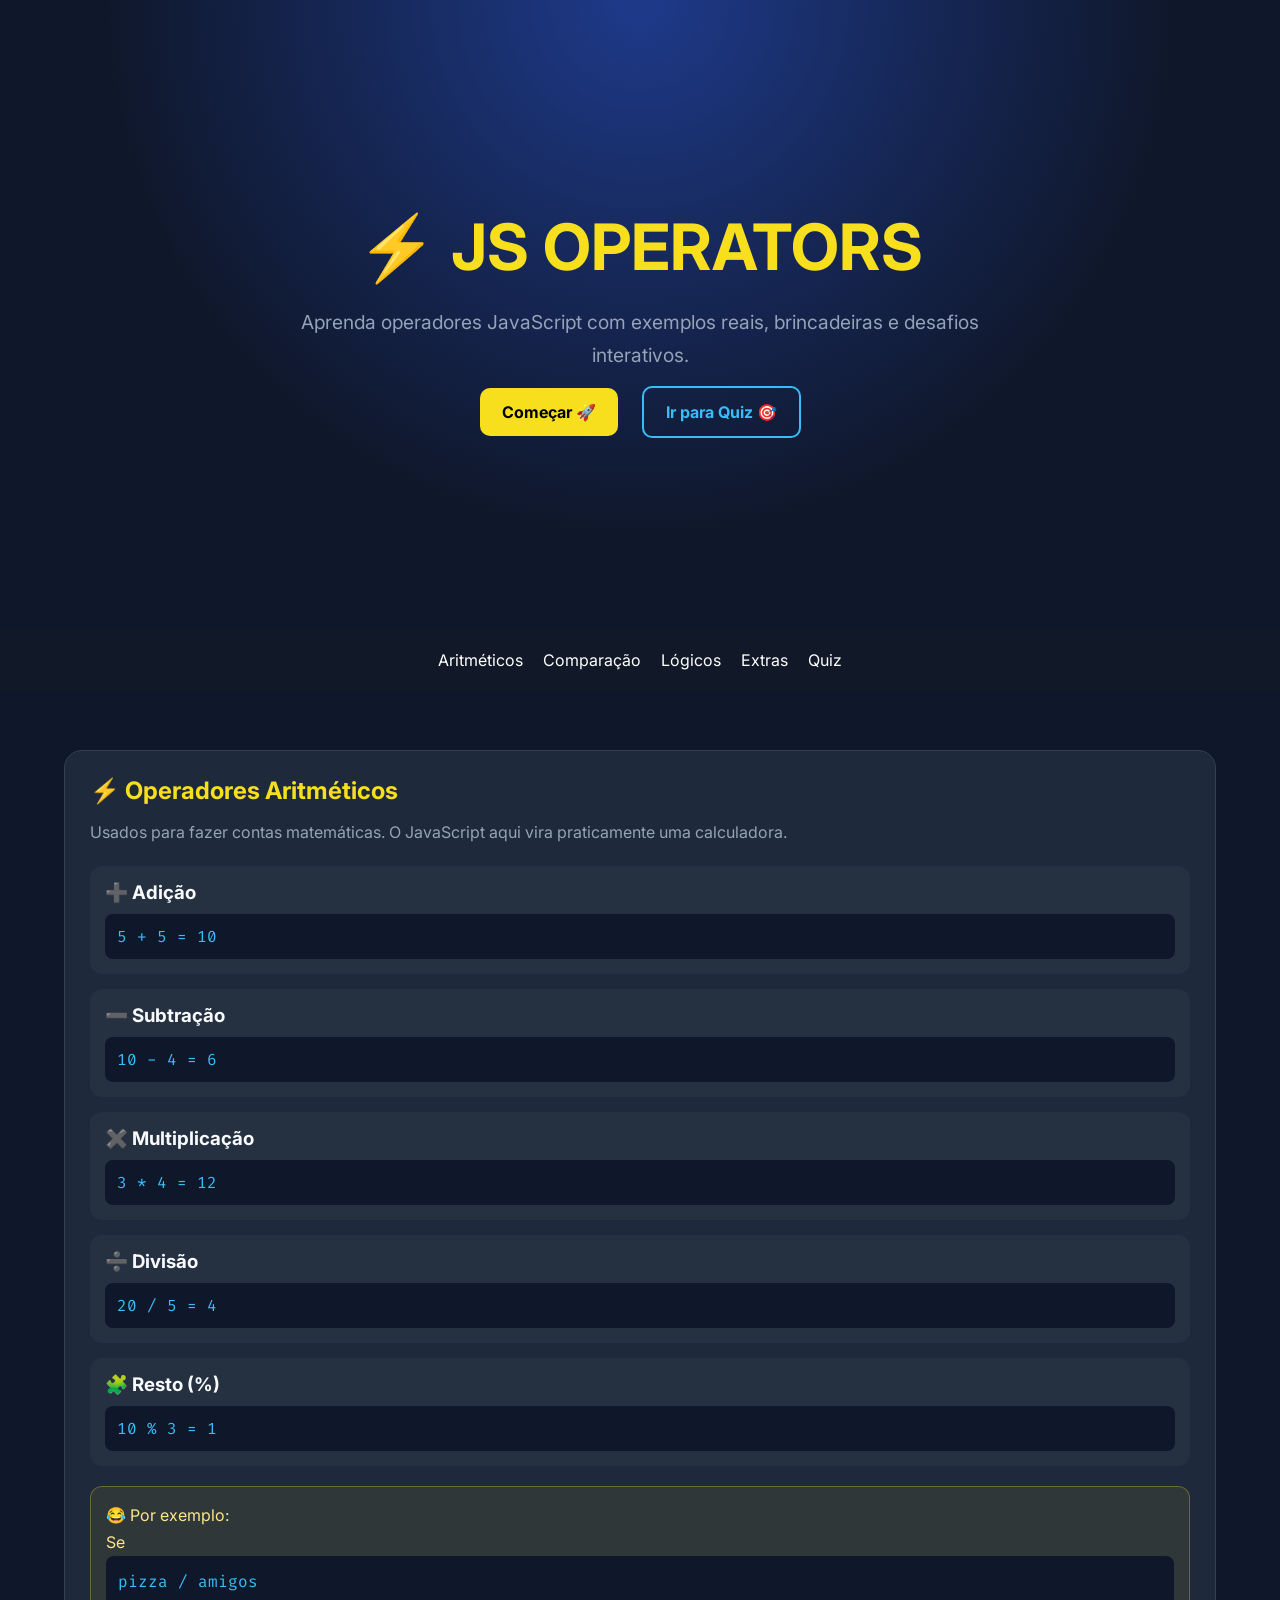
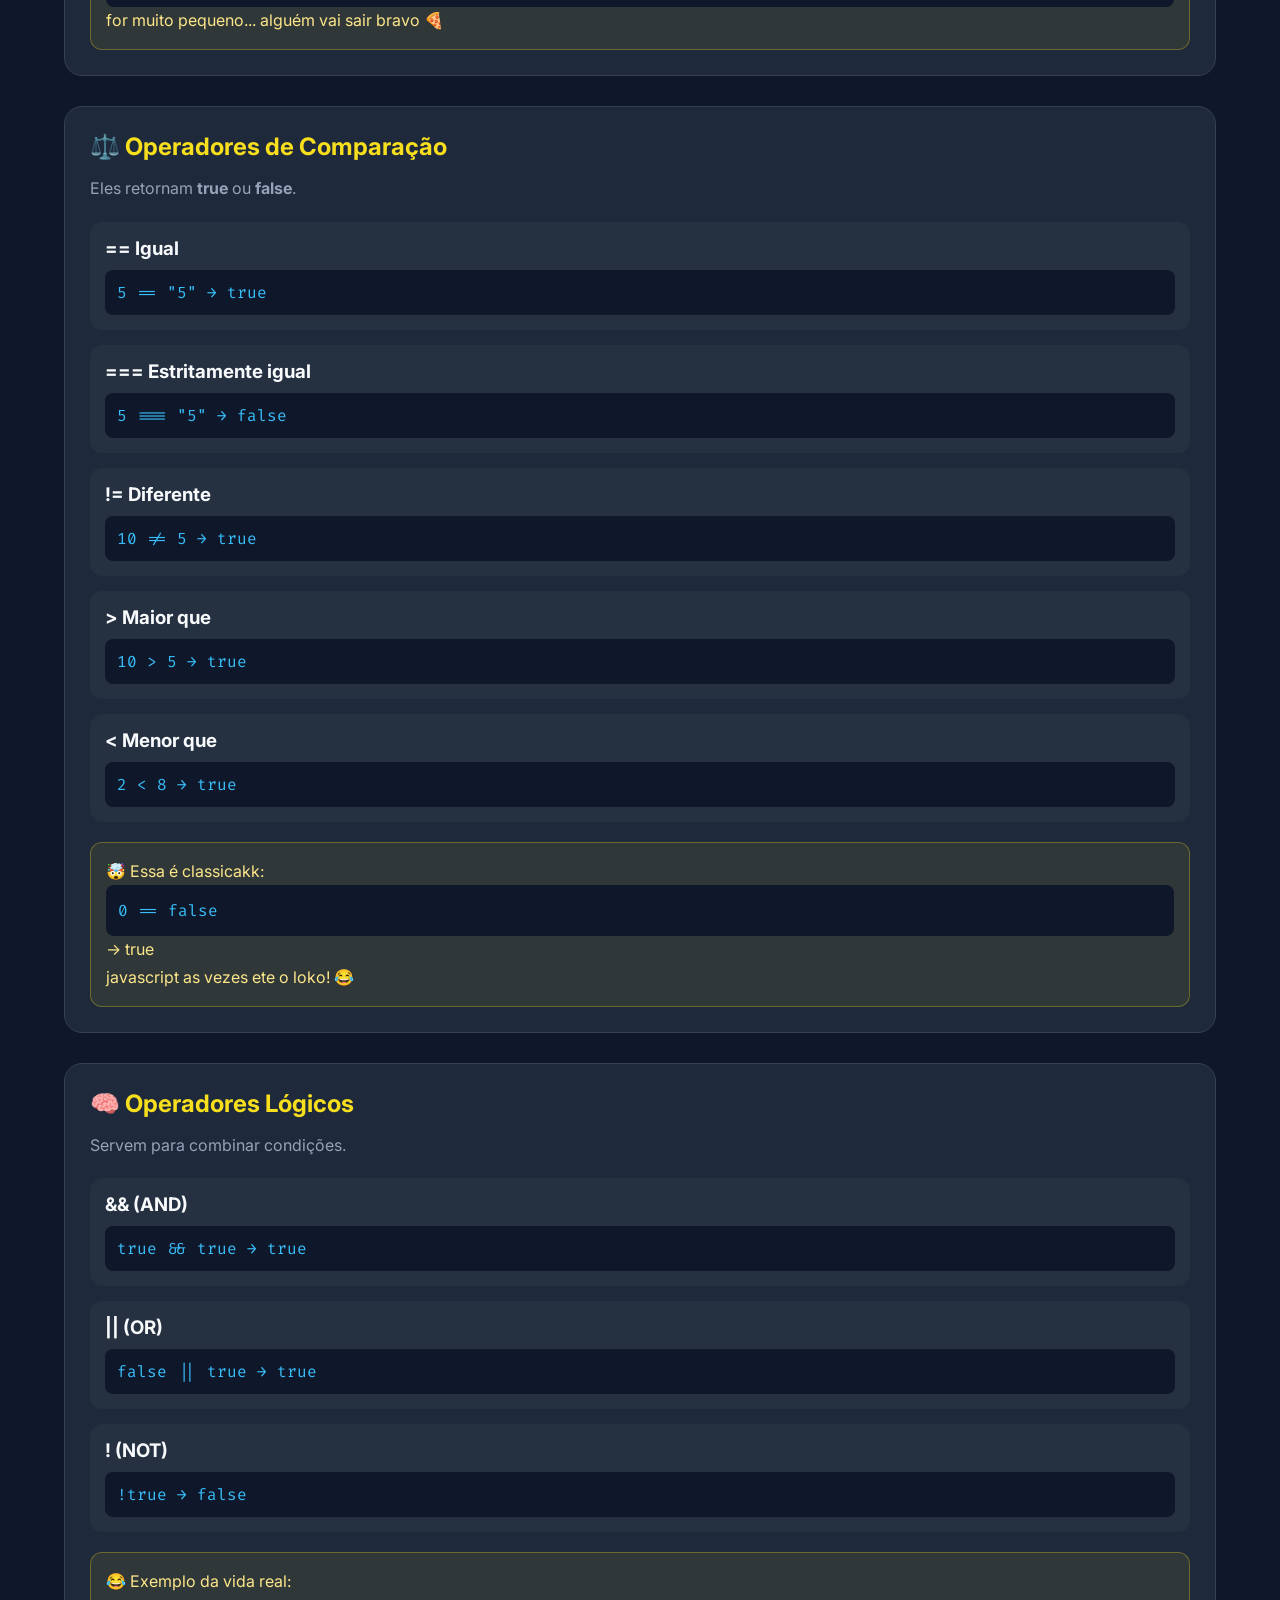
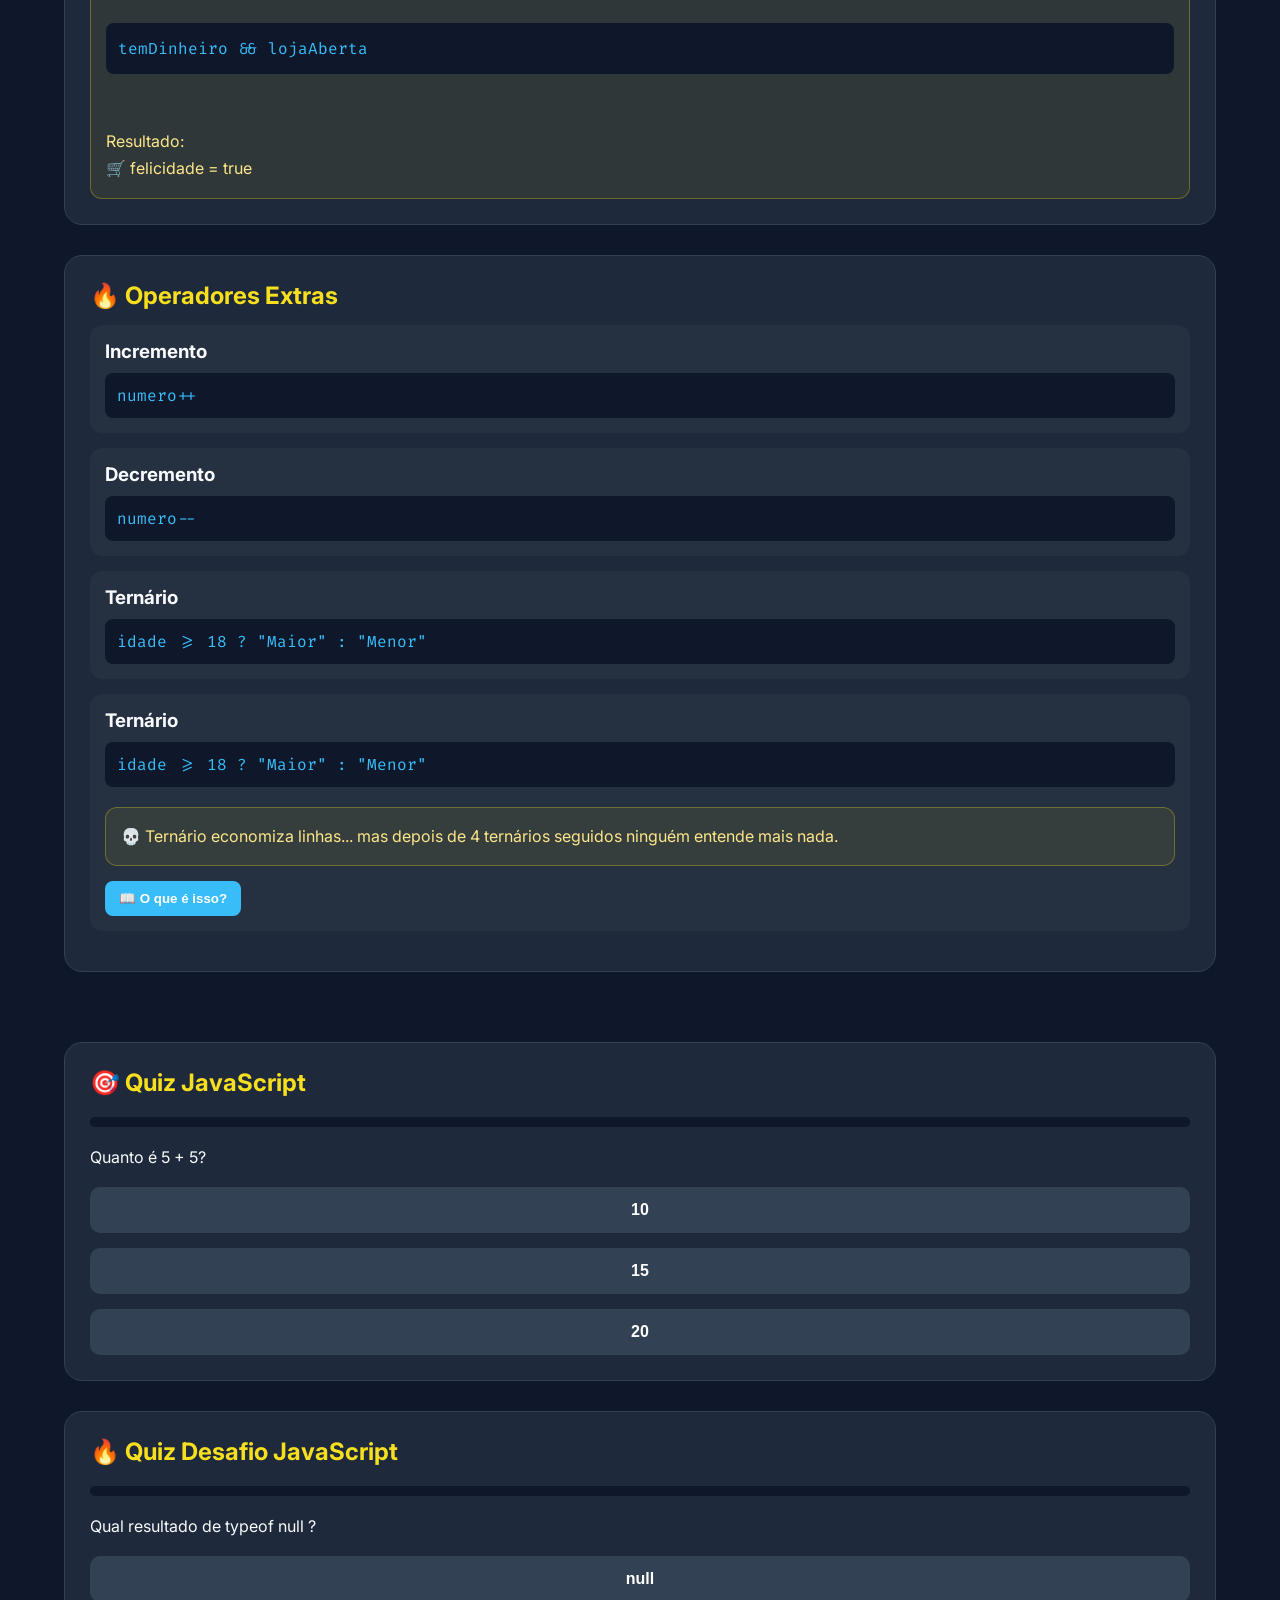
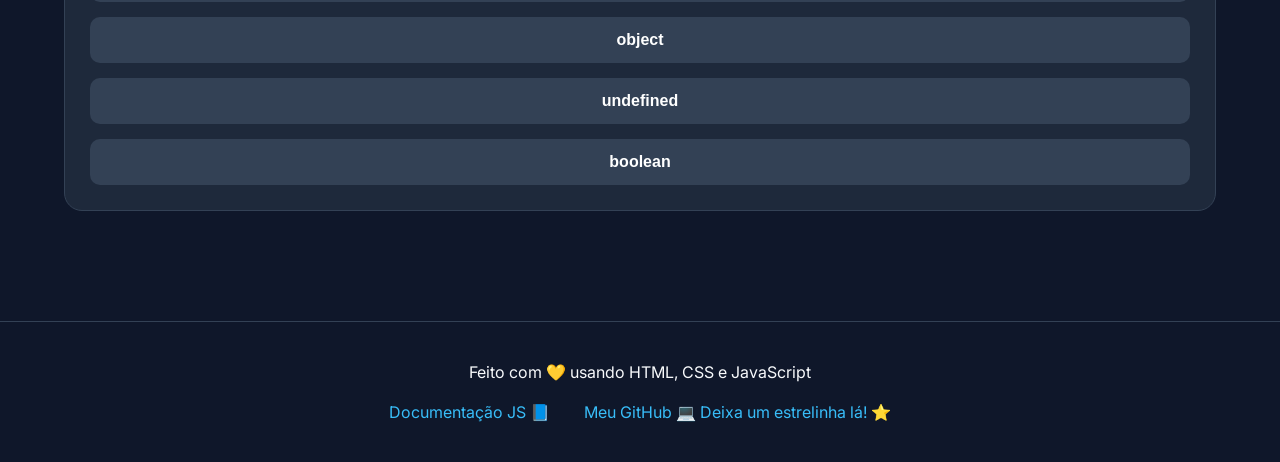
<file: index.html>
<!DOCTYPE html>
<html lang="pt-BR">
<head>
  <meta charset="UTF-8" />
  <meta name="viewport" content="width=device-width, initial-scale=1.0" />
  <title>JS Operators Guide</title>

  <link rel="stylesheet" href="css/style.css" />

  <!-- Fonte -->
  <link rel="preconnect" href="https://fonts.googleapis.com">
  <link rel="preconnect" href="https://fonts.gstatic.com" crossorigin>
  <link href="https://fonts.googleapis.com/css2?family=Fira+Code:wght@400;600&family=Inter:wght@300;400;600;700;800&display=swap" rel="stylesheet">
</head>
<body>

  <!-- HEADER -->
  <header class="hero">
    <div class="hero-content">
      <h1>⚡ JS OPERATORS</h1>
      <p>
        Aprenda operadores JavaScript com exemplos reais,
        brincadeiras e desafios interativos.
      </p>

      <div class="hero-buttons">
        <a href="#aritmeticos" class="btn primary">Começar 🚀</a>
        <a href="#quiz" class="btn secondary">Ir para Quiz 🎯</a>
      </div>
    </div>
  </header>

  <!-- MENU -->
  <nav class="menu">
    <a href="#aritmeticos">Aritméticos</a>
    <a href="#comparacao">Comparação</a>
    <a href="#logicos">Lógicos</a>
    <a href="#extras">Extras</a>
    <a href="#quiz">Quiz</a>
  </nav>

  <!-- CONTEÚDO -->
  <main class="container">

    <!-- ARITMÉTICOS -->
    <section class="card" id="aritmeticos">
      <h2>⚡ Operadores Aritméticos</h2>
      <p>
        Usados para fazer contas matemáticas.
        O JavaScript aqui vira praticamente uma calculadora.
      </p>

      <div class="example">
        <h3>➕ Adição</h3>
        <code>5 + 5 = 10</code>
      </div>

      <div class="example">
        <h3>➖ Subtração</h3>
        <code>10 - 4 = 6</code>
      </div>

      <div class="example">
        <h3>✖️ Multiplicação</h3>
        <code>3 * 4 = 12</code>
      </div>

      <div class="example">
        <h3>➗ Divisão</h3>
        <code>20 / 5 = 4</code>
      </div>

      <div class="example">
        <h3>🧩 Resto (%)</h3>
        <code>10 % 3 = 1</code>
      </div>

      <div class="fun-box">
        😂 Por exemplo:
        <br>
        Se <code>pizza / amigos</code> for muito pequeno...
        alguém vai sair bravo 🍕
      </div>
    </section>

    <!-- COMPARAÇÃO -->
    <section class="card" id="comparacao">
      <h2>⚖️ Operadores de Comparação</h2>

      <p>
        Eles retornam <strong>true</strong> ou
        <strong>false</strong>.
      </p>

      <div class="example">
        <h3>== Igual</h3>
        <code>5 == "5" → true</code>
      </div>

      <div class="example">
        <h3>=== Estritamente igual</h3>
        <code>5 === "5" → false</code>
      </div>

      <div class="example">
        <h3>!= Diferente</h3>
        <code>10 != 5 → true</code>
      </div>

      <div class="example">
        <h3>> Maior que</h3>
        <code>10 > 5 → true</code>
      </div>

      <div class="example">
        <h3>< Menor que</h3>
        <code>2 < 8 → true</code>
      </div>

      <div class="fun-box">
        🤯 Essa é classicakk:
        <br>
        <code>0 == false</code> → true
        <br>
        javascript as vezes ete o loko! 😂
      </div>
    </section>

    <!-- LÓGICOS -->
    <section class="card" id="logicos">
      <h2>🧠 Operadores Lógicos</h2>

      <p>
        Servem para combinar condições.
      </p>

      <div class="example">
        <h3>&& (AND)</h3>
        <code>true && true → true</code>
      </div>

      <div class="example">
        <h3>|| (OR)</h3>
        <code>false || true → true</code>
      </div>

      <div class="example">
        <h3>! (NOT)</h3>
        <code>!true → false</code>
      </div>

      <div class="fun-box">
        😂 Exemplo da vida real:
        <br><br>

        <code>
          temDinheiro && lojaAberta
        </code>

        <br><br>

        Resultado:
        <br>
        🛒 felicidade = true
      </div>
    </section>

    <!-- EXTRAS -->
    <section class="card" id="extras">
      <h2>🔥 Operadores Extras</h2>

      <div class="example">
        <h3>Incremento</h3>
        <code>numero++</code>
      </div>

      <div class="example">
        <h3>Decremento</h3>
        <code>numero--</code>
      </div>

      <div class="example">
        <h3>Ternário</h3>
        <code>
          idade >= 18 ? "Maior" : "Menor"
        </code>
      </div>

      <div class="example">

  <h3>Ternário</h3>

  <code>
    idade >= 18 ? "Maior" : "Menor"
  </code>
 <div class="fun-box">
        💀 Ternário economiza linhas...
        mas depois de 4 ternários seguidos
        ninguém entende mais nada.
      </div>
  <button class="info-btn"
    onclick="toggleTernario()">

    📖 O que é isso?
  </button>

  <div
    class="ternario-info"
    id="ternario-info">

    <p>
      O operador ternário é uma forma curta
      de escrever um <strong>if/else</strong>.
    </p>

    <br>

    <p>
      Funciona assim:
    </p>

    <code>
      condição ? valorSeTrue : valorSeFalse
    </code>

    <br>

    <p>
      Exemplo:
    </p>

    <code>
      idade >= 18
      ? "Maior de idade"
      : "Menor de idade"
    </code>

    <br>

    <p>
      Se a condição for verdadeira,
      retorna o primeiro valor.
      <br>
      Se for falsa,
      retorna o segundo.
    </p>

  </div>

</div>
    </section>

   <!-- QUIZ AVANÇADO -->

<section class="quiz-card advanced-quiz" id="quiz">

  <h2>🎯 Quiz JavaScript</h2>

  <div class="progress-container">
    <div class="progress-bar" id="progress-bar"></div>
  </div>

  <p id="quiz-question">
    Pergunta aqui
  </p>

  <div class="quiz-buttons" id="quiz-buttons">
  </div>

  <p id="quiz-result"></p>

</section>
<!-- QUIZ DESAFIO -->

<section class="quiz-card" id="desafio">

  <h2>🔥 Quiz Desafio JavaScript</h2>

  <div class="progress-container">
    <div
      class="progress-bar"
      id="desafio-progress">
    </div>
  </div>

  <p id="desafio-question"></p>

  <div
    class="quiz-buttons"
    id="desafio-buttons">
  </div>

  <p id="desafio-result"></p>

</section>
  </main>

  <!-- FOOTER -->
  <footer>
    <p>
      Feito com 💛 usando HTML, CSS e JavaScript
    </p>

    <div class="footer-buttons">
      <a href="https://developer.mozilla.org/pt-BR/docs/Web/JavaScript" target="_blank">
        Documentação JS 📘
      </a>

      <a href="https://github.com/gustavocastilhos/operadores" target="_blank">
      Meu GitHub 💻 Deixa um estrelinha lá! ⭐
      </a>
    </div>
  </footer>

  <script src="js/script.js"></script>
</body>
</html>
</file>
<file: css/style.css>
:root {
  --primary: #f7df1e;
  --bg: #0f172a;
  --card: #1e293b;
  --text: #f8fafc;
  --dim: #94a3b8;
  --accent: #38bdf8;
}

* {
  margin: 0;
  padding: 0;
  box-sizing: border-box;
}

html {
  scroll-behavior: smooth;
}

body {
  font-family: 'Inter', sans-serif;
  background: var(--bg);
  color: var(--text);
}

/* HERO */

.hero {
  min-height: 70vh;
  display: flex;
  justify-content: center;
  align-items: center;
  text-align: center;
  padding: 40px;
  background:
    radial-gradient(circle at top, #1e3a8a 0%, #0f172a 60%);
}

.hero-content h1 {
  font-size: 4rem;
  color: var(--primary);
  margin-bottom: 20px;
}

.hero-content p {
  font-size: 1.2rem;
  color: var(--dim);
  max-width: 700px;
  margin: auto;
  line-height: 1.7;
}

.hero-buttons {
  margin-top: 30px;
}

.btn {
  text-decoration: none;
  padding: 14px 22px;
  border-radius: 10px;
  font-weight: bold;
  margin: 10px;
  transition: 0.3s;
}

.primary {
  background: var(--primary);
  color: #000;
}

.secondary {
  border: 2px solid var(--accent);
  color: var(--accent);
}

.btn:hover {
  transform: translateY(-3px);
}

/* MENU */

.menu {
  display: flex;
  justify-content: center;
  gap: 20px;
  padding: 20px;
  background: #111827;
  position: sticky;
  top: 0;
  z-index: 999;
}

.menu a {
  color: white;
  text-decoration: none;
  transition: 0.3s;
}

.menu a:hover {
  color: var(--primary);
}

/* CONTAINER */

.container {
  width: 90%;
  max-width: 1200px;
  margin: auto;
  padding: 60px 0;

  display: grid;
  grid-template-columns: repeat(auto-fit, minmax(320px, 1fr));
  gap: 30px;
}

/* CARD */

.card,
.quiz-card {
  grid-column: 1 / -1;
  background: var(--card);
  padding: 25px;
  border-radius: 18px;
  border: 1px solid #334155;
  transition: 0.3s;
}

.card:hover,
.quiz-card:hover {
  transform: translateY(-8px);
  border-color: var(--primary);
}

.card h2,
.quiz-card h2 {
  margin-bottom: 15px;
  color: var(--primary);
}

.card p {
  color: var(--dim);
  margin-bottom: 20px;
  line-height: 1.6;
}


.example {
  background: rgba(255,255,255,0.03);
  padding: 15px;
  border-radius: 12px;
  margin-bottom: 15px;
}

.example h3 {
  margin-bottom: 10px;
}

code {
  display: block;
  background: #0f172a;
  padding: 12px;
  border-radius: 8px;
  color: var(--accent);
  font-family: 'Fira Code', monospace;
}


.fun-box {
  margin-top: 20px;
  background: rgba(247,223,30,0.08);
  border: 1px solid rgba(247,223,30,0.3);
  padding: 15px;
  border-radius: 12px;
  color: #fde68a;
  line-height: 1.7;
}


.quiz-buttons {
  display: flex;
  gap: 15px;
  margin-top: 20px;
}

.quiz-buttons button {
  flex: 1;
  padding: 12px;
  border: none;
  border-radius: 10px;
  cursor: pointer;
  font-weight: bold;
  background: var(--primary);
  transition: 0.3s;
}

.quiz-buttons button:hover {
  transform: scale(1.05);
}

#result {
  margin-top: 20px;
  font-weight: bold;
  font-size: 1.1rem;
}


footer {
  margin-top: 50px;
  padding: 40px;
  text-align: center;
  border-top: 1px solid #334155;
}

.footer-buttons {
  margin-top: 20px;
}

.footer-buttons a {
  text-decoration: none;
  color: var(--accent);
  margin: 0 15px;
}



@media(max-width: 768px) {

  .hero-content h1 {
    font-size: 2.5rem;
  }

  .menu {
    flex-wrap: wrap;
  }

  .quiz-buttons {
    flex-direction: column;
  }
}

.quiz-buttons button {

  background: #334155;
  color: white;
  border: none;

  padding: 14px;
  border-radius: 10px;

  cursor: pointer;

  transition: 0.3s;
}

.quiz-buttons button:hover {

  transform: scale(1.05);
  background: #475569;
}

.restart-btn {

  margin-top: 20px;

  background: #f7df1e;
  color: black;

  border: none;

  padding: 14px 20px;

  border-radius: 10px;

  font-weight: bold;

  cursor: pointer;
}
/* ===================================== */
/* QUIZ AVANÇADO */
/* ===================================== */

.advanced-quiz {

  margin-top: 40px;

  grid-column: 1 / -1;
}

.progress-container {

  width: 100%;
  height: 12px;

  background: #0f172a;

  border-radius: 20px;

  overflow: hidden;

  margin: 20px 0;
}

.progress-bar {

  height: 100%;

  width: 0%;

  background: linear-gradient(
    90deg,
    #f7df1e,
    #38bdf8
  );

  transition: 0.4s;
}

.quiz-buttons {

  display: flex;
  flex-direction: column;

  gap: 15px;

  margin-top: 20px;
}

.quiz-buttons button {

  background: #334155;

  color: white;

  border: none;

  padding: 14px;

  border-radius: 10px;

  cursor: pointer;

  transition: 0.3s;

  font-size: 1rem;
}

.quiz-buttons button:hover {

  transform: translateX(5px);

  background: #475569;
}

.restart-btn {

  margin-top: 20px;

  background: #f7df1e;

  color: black;

  border: none;

  padding: 14px 20px;

  border-radius: 10px;

  font-weight: bold;

  cursor: pointer;

  transition: 0.3s;
}

.restart-btn:hover {

  transform: scale(1.05);
}
/* QUIZ */

.progress-container {

  width: 100%;
  height: 10px;

  background: #0f172a;

  border-radius: 20px;

  overflow: hidden;

  margin-bottom: 20px;
}

.progress-bar {

  height: 100%;

  width: 0%;

  background: linear-gradient(
    90deg,
    #f7df1e,
    #38bdf8
  );

  transition: 0.4s;
}

.restart-btn {

  margin-top: 20px;

  border: none;

  padding: 12px 18px;

  border-radius: 10px;

  cursor: pointer;

  font-weight: bold;

  background: #f7df1e;
}
/* ABA TERNÁRIO */

.info-btn {

  margin-top: 15px;

  background: #38bdf8;

  color: white;

  border: none;

  padding: 10px 14px;

  border-radius: 8px;

  cursor: pointer;

  font-weight: bold;

  transition: 0.3s;
}

.info-btn:hover {

  transform: scale(1.05);
}

.ternario-info {

  margin-top: 20px;

  background: rgba(255,255,255,0.03);

  border-left: 4px solid #f7df1e;

  padding: 20px;

  border-radius: 10px;

  display: none;

  line-height: 1.7;
}
</file>
